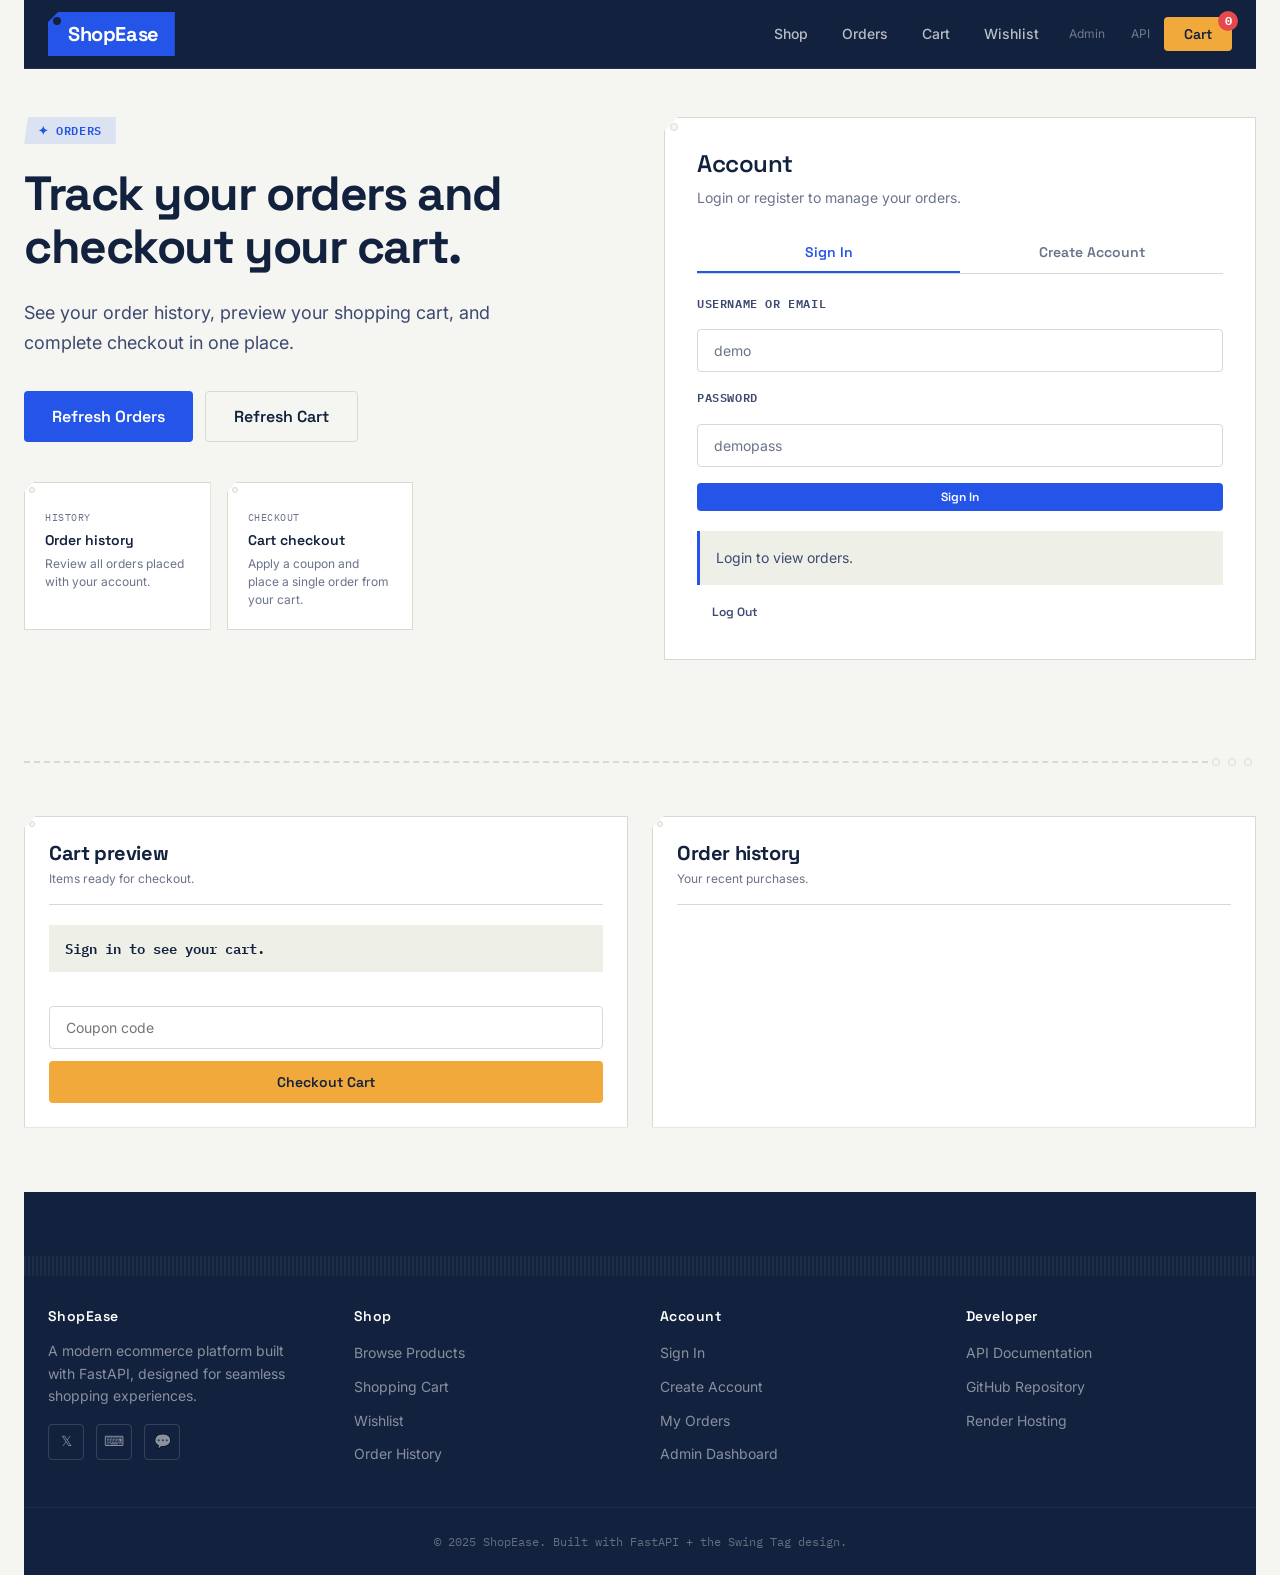
<file: static/orders.html>
<!DOCTYPE html>
<html lang="en">
<head>
  <meta charset="UTF-8" />
  <meta name="viewport" content="width=device-width, initial-scale=1.0" />
  <title>ShopEase Orders</title>
  <link rel="stylesheet" href="/static/styles.css" />
</head>
<body>
  <div class="page-shell store-shell">
    <header class="topbar no-print">
      <div class="nav-container">
        <a href="/" class="brand">ShopEase</a>
        <button id="mobile-menu-toggle" class="mobile-menu-toggle" aria-label="Toggle menu">☰</button>
        <nav class="nav-links">
          <a href="/store" class="nav-link">Shop</a>
          <a href="/orders" class="nav-link">Orders</a>
          <a href="/store#cart" class="nav-link">Cart</a>
          <a href="/store#wishlist" class="nav-link">Wishlist</a>
          <a href="/admin" class="nav-link-muted">Admin</a>
          <a href="/docs" class="nav-link-muted">API</a>
          <button id="cart-button" class="cart-btn" aria-label="Open cart">
            Cart <span id="cart-count" class="cart-badge">0</span>
          </button>
        </nav>
      </div>
    </header>

    <main class="store-main">
      <section class="store-hero">
        <div class="hero-copy">
          <span class="eyebrow">✦ Orders</span>
          <h1>Track your orders and checkout your cart.</h1>
          <p>See your order history, preview your shopping cart, and complete checkout in one place.</p>
          <div class="hero-actions">
            <button id="refresh-orders" class="btn btn-primary btn-lg">Refresh Orders</button>
            <button id="refresh-cart" class="btn btn-outline btn-lg">Refresh Cart</button>
          </div>
          <div class="hero-highlights">
            <div class="highlight-card">
              <span class="tag-label">History</span>
              <strong>Order history</strong>
              <p>Review all orders placed with your account.</p>
            </div>
            <div class="highlight-card">
              <span class="tag-label">Checkout</span>
              <strong>Cart checkout</strong>
              <p>Apply a coupon and place a single order from your cart.</p>
            </div>
          </div>
        </div>

        <aside class="auth-card">
          <div class="auth-header">
            <h2>Account</h2>
            <p>Login or register to manage your orders.</p>
          </div>
          <div class="auth-tabs">
            <button class="auth-tab active" data-tab="login">Sign In</button>
            <button class="auth-tab" data-tab="register">Create Account</button>
          </div>
          <div class="auth-forms">
            <form id="login-form" class="form-sm">
              <label>Username or email</label>
              <input id="login-username" type="text" placeholder="demo" required />
              <label>Password</label>
              <input id="login-password" type="password" placeholder="demopass" required />
              <button type="submit" class="btn btn-primary btn-sm">Sign In</button>
            </form>
            <form id="register-form" class="form-sm" style="display:none;">
              <label>Username</label>
              <input id="register-username" type="text" placeholder="newuser" required />
              <label>Email</label>
              <input id="register-email" type="email" placeholder="you@example.com" required />
              <label>Password</label>
              <input id="register-password" type="password" placeholder="••••••••" required />
              <button type="submit" class="btn btn-amber btn-sm">Create Account</button>
            </form>
          </div>
          <div id="auth-message" class="auth-message">Sign in to manage your orders.</div>
          <button id="logout-button" class="btn btn-ghost btn-sm" style="margin-top:12px;">Log Out</button>
        </aside>
      </section>

      <!-- Perforated Divider -->
      <div class="perforated-divider">
        <span class="divider-hole"></span>
        <span class="divider-hole"></span>
        <span class="divider-hole"></span>
      </div>

      <section class="mini-panels">
        <div class="panel-sm">
          <div class="panel-header">
            <div>
              <h3>Cart preview</h3>
              <p class="panel-subtitle">Items ready for checkout.</p>
            </div>
          </div>
          <div class="panel-summary" id="cart-summary">Loading cart…</div>
          <div id="cart-items" class="panel-list"></div>
          <div style="margin-top: 18px; display: grid; gap: 12px;">
            <input id="coupon-code" type="text" placeholder="Coupon code" class="input-field" />
            <button id="checkout-button" class="btn btn-amber btn-full">Checkout Cart</button>
          </div>
        </div>

        <div class="panel-sm">
          <div class="panel-header">
            <div>
              <h3>Order history</h3>
              <p class="panel-subtitle">Your recent purchases.</p>
            </div>
          </div>
          <div id="orders-list" class="panel-list"></div>
        </div>
      </section>
    </main>

    <footer class="site-footer no-print">
      <div class="footer-content">
        <div class="footer-section">
          <h3>ShopEase</h3>
          <p>A modern ecommerce platform built with FastAPI, designed for seamless shopping experiences.</p>
          <div class="social-links">
            <a href="#" class="social-link" aria-label="Twitter">𝕏</a>
            <a href="#" class="social-link" aria-label="GitHub">⌨</a>
            <a href="#" class="social-link" aria-label="Discord">💬</a>
          </div>
        </div>
        <div class="footer-section">
          <h3>Shop</h3>
          <ul>
            <li><a href="/store">Browse Products</a></li>
            <li><a href="/store#cart">Shopping Cart</a></li>
            <li><a href="/store#wishlist">Wishlist</a></li>
            <li><a href="/orders">Order History</a></li>
          </ul>
        </div>
        <div class="footer-section">
          <h3>Account</h3>
          <ul>
            <li><a href="#" onclick="openAuthModal('login'); return false;">Sign In</a></li>
            <li><a href="#" onclick="openAuthModal('register'); return false;">Create Account</a></li>
            <li><a href="/orders">My Orders</a></li>
            <li><a href="/admin">Admin Dashboard</a></li>
          </ul>
        </div>
        <div class="footer-section">
          <h3>Developer</h3>
          <ul>
            <li><a href="/docs">API Documentation</a></li>
            <li><a href="https://github.com" target="_blank">GitHub Repository</a></li>
            <li><a href="https://render.com" target="_blank">Render Hosting</a></li>
          </ul>
        </div>
      </div>
      <div class="footer-bottom">
        <p>&copy; 2025 ShopEase. Built with FastAPI + the Swing Tag design.</p>
      </div>
    </footer>
  </div>

  <script src="/static/shared.js"></script>
  <script>
    const loginForm = document.getElementById('login-form');
    const registerForm = document.getElementById('register-form');
    const logoutButton = document.getElementById('logout-button');
    const authMessage = document.getElementById('auth-message');
    const cartSummary = document.getElementById('cart-summary');
    const cartItems = document.getElementById('cart-items');
    const ordersList = document.getElementById('orders-list');
    const couponInput = document.getElementById('coupon-code');
    const checkoutButton = document.getElementById('checkout-button');
    const refreshCartButton = document.getElementById('refresh-cart');
    const refreshOrdersButton = document.getElementById('refresh-orders');

    async function renderCart() {
      if (!state.token) {
        authMessage.textContent = 'Login to view your cart.';
        cartItems.innerHTML = '';
        cartSummary.textContent = 'Sign in to see your cart.';
        return;
      }
      try {
        const items = await apiFetch('/cart/');
        if (!items.length) {
          cartSummary.textContent = 'Your cart is empty.';
          cartItems.innerHTML = '';
          cartItems.appendChild(createPanelItem('No cart items', 'Add products from the store first.'));
          return;
        }
        const total = items.reduce((sum, item) => sum + (item.price || 0) * item.quantity, 0);
        cartSummary.textContent = `${items.length} item(s) · $${total.toFixed(2)}`;
        cartItems.innerHTML = '';
        items.forEach(item => {
          cartItems.appendChild(createPanelItem(item.product_name, `Qty ${item.quantity} · $${item.price.toFixed(2)}`));
        });
      } catch (error) {
        cartSummary.textContent = error.detail || 'Unable to load cart.';
      }
    }

    async function renderOrders() {
      if (!state.token) {
        authMessage.textContent = 'Login to view orders.';
        ordersList.innerHTML = '';
        return;
      }
      try {
        const orders = await apiFetch('/orders/history');
        ordersList.innerHTML = '';
        if (!orders.length) {
          ordersList.appendChild(createPanelItem('No orders yet', 'Place an order from your cart to get started.'));
          return;
        }
        orders.forEach(order => {
          const itemsList = order.items && order.items.length
            ? order.items.map(i => `${i.product_name} (x${i.quantity})`).join(', ')
            : 'No items';
          const card = document.createElement('div');
          card.className = 'panel-card';
          card.innerHTML = `
            <div>
              <strong>Order #${order.id} <span class="status-badge status-${order.status}">${order.status}</span></strong>
              <span>${itemsList} • $${order.total_price.toFixed(2)}</span>
            </div>
            <div style="display:flex;gap:8px;flex-shrink:0;">
              <button class="btn btn-sm btn-outline view-order-shipments" data-order-id="${order.id}">Track</button>
            </div>
          `;
          ordersList.appendChild(card);
        });
      } catch (error) {
        ordersList.innerHTML = '';
        ordersList.appendChild(createPanelItem('Unable to load orders', error.detail || 'Try again later.'));
      }
    }

    // Auth tab switching
    function initAuthTabs() {
      const container = document.querySelector('.auth-card');
      if (!container) return;
      const tabs = container.querySelectorAll('.auth-tab');
      tabs.forEach(tab => {
        tab.addEventListener('click', () => {
          tabs.forEach(t => t.classList.remove('active'));
          tab.classList.add('active');
          const target = tab.dataset.tab;
          const loginF = container.querySelector('#login-form');
          const registerF = container.querySelector('#register-form');
          if (loginF) loginF.style.display = target === 'login' ? 'flex' : 'none';
          if (registerF) registerF.style.display = target === 'register' ? 'flex' : 'none';
        });
      });
    }

    loginForm.addEventListener('submit', async event => {
      event.preventDefault();
      const username = document.getElementById('login-username').value.trim();
      const password = document.getElementById('login-password').value;
      try {
        const result = await loginUser(username, password);
        authMessage.textContent = `Signed in as ${result.user.username}`;
        renderCart();
        renderOrders();
        showToast('Signed in successfully', 'success');
      } catch (error) {
        authMessage.textContent = error.detail || 'Login failed';
        showToast('Login failed', 'error');
      }
    });

    registerForm.addEventListener('submit', async event => {
      event.preventDefault();
      const username = document.getElementById('register-username').value.trim();
      const email = document.getElementById('register-email').value.trim();
      const password = document.getElementById('register-password').value;
      try {
        const result = await registerUser(username, email, password);
        authMessage.textContent = result.message || 'Account created successfully.';
        showToast('Registration successful!', 'success');
      } catch (error) {
        authMessage.textContent = error.detail || 'Registration failed';
        showToast('Registration failed', 'error');
      }
    });

    logoutButton.addEventListener('click', () => {
      logoutUser();
      renderCart();
      renderOrders();
    });

    refreshCartButton.addEventListener('click', renderCart);
    refreshOrdersButton.addEventListener('click', renderOrders);

    checkoutButton.addEventListener('click', async () => {
      if (!state.token) {
        authMessage.textContent = 'Login before checking out.';
        return;
      }
      try {
        const result = await apiFetch('/cart/checkout', {
          method: 'POST',
          body: { coupon_code: couponInput.value.trim() || null }
        });
        authMessage.textContent = result.message || 'Order completed.';
        renderCart();
        renderOrders();
        showToast('Order placed successfully!', 'success');
      } catch (error) {
        authMessage.textContent = error.detail || 'Unable to complete checkout.';
        showToast('Checkout failed', 'error');
      }
    });

    ordersList.addEventListener('click', event => {
      if (event.target.matches('.view-order-shipments')) {
        openShipmentModal(Number(event.target.dataset.orderId));
      }
    });

    window.addEventListener('DOMContentLoaded', () => {
      ensureAuthMessage();
      initAuthTabs();
      renderCart();
      renderOrders();
    });
  </script>
</body>
</html>
</file>
<file: static/styles.css>
/* ================================================================
   ShopEase — "The Swing Tag" Design System
   ================================================================ */

/* ----- Google Fonts ----- */
@import url('https://fonts.googleapis.com/css2?family=Space+Grotesk:wght@400;500;600;700&family=Inter:wght@400;500;600;700&family=IBM+Plex+Mono:wght@400;500;600&display=swap');

/* ----- Custom Properties ----- */
:root {
  /* Brand Colors */
  --ink-navy: #12213D;
  --ink-navy-light: #1e3360;
  --paper: #F5F6F1;
  --paper-dark: #e8e9e3;
  --signal-blue: #2554E8;
  --signal-blue-hover: #1a43c4;
  --signal-blue-subtle: rgba(37, 84, 232, 0.12);
  --tag-amber: #F2A93B;
  --tag-amber-hover: #e0992a;
  --tag-amber-subtle: rgba(242, 169, 59, 0.15);
  --receipt-green: #1E8A5C;
  --receipt-green-hover: #166f4a;
  --receipt-green-subtle: rgba(30, 138, 92, 0.12);
  --sale-red: #E5484D;
  --sale-red-hover: #cc3a3f;
  --sale-red-subtle: rgba(229, 72, 77, 0.12);

  /* Functional Colors */
  --bg: var(--paper);
  --bg-secondary: #eef0e8;
  --surface: #ffffff;
  --surface-elevated: #ffffff;
  --border: #d8dad0;
  --border-light: #e4e5dd;
  --text: var(--ink-navy);
  --text-secondary: #3d4970;
  --text-muted: #6b738b;
  --text-inverse: #ffffff;

  /* Typography */
  --font-display: 'Space Grotesk', sans-serif;
  --font-body: 'Inter', -apple-system, BlinkMacSystemFont, 'Segoe UI', Roboto, sans-serif;
  --font-mono: 'IBM Plex Mono', 'SF Mono', 'Monaco', monospace;

  --text-xs: 0.75rem;
  --text-sm: 0.875rem;
  --text-base: 1rem;
  --text-lg: 1.125rem;
  --text-xl: 1.25rem;
  --text-2xl: 1.5rem;
  --text-3xl: 1.875rem;
  --text-4xl: 2.25rem;
  --text-5xl: 3rem;

  /* Spacing */
  --space-0: 0;
  --space-1: 0.25rem;
  --space-2: 0.5rem;
  --space-3: 0.75rem;
  --space-4: 1rem;
  --space-5: 1.25rem;
  --space-6: 1.5rem;
  --space-8: 2rem;
  --space-10: 2.5rem;
  --space-12: 3rem;
  --space-16: 4rem;
  --space-20: 5rem;
  --space-24: 6rem;

  /* Radius */
  --radius-sm: 4px;
  --radius-md: 8px;
  --radius-lg: 12px;
  --radius-xl: 16px;
  --radius-full: 9999px;

  /* Shadows */
  --shadow-sm: 0 1px 2px rgba(18, 33, 61, 0.06);
  --shadow-md: 0 4px 12px rgba(18, 33, 61, 0.08);
  --shadow-lg: 0 8px 24px rgba(18, 33, 61, 0.12);
  --shadow-xl: 0 16px 40px rgba(18, 33, 61, 0.16);

  /* Transitions */
  --transition-fast: 150ms cubic-bezier(0.4, 0, 0.2, 1);
  --transition-base: 200ms cubic-bezier(0.4, 0, 0.2, 1);
  --transition-slow: 300ms cubic-bezier(0.4, 0, 0.2, 1);
}

/* ================================================================
   Base Reset
   ================================================================ */
*, *::before, *::after {
  box-sizing: border-box;
  margin: 0;
  padding: 0;
}

html {
  scroll-behavior: smooth;
  -webkit-font-smoothing: antialiased;
  -moz-osx-font-smoothing: grayscale;
}

body {
  font-family: var(--font-body);
  font-size: var(--text-base);
  line-height: 1.6;
  color: var(--text);
  background: var(--bg);
  min-height: 100vh;
}

a {
  color: var(--signal-blue);
  text-decoration: none;
  transition: color var(--transition-fast);
}
a:hover { color: var(--signal-blue-hover); }

h1, h2, h3, h4, h5, h6 {
  font-family: var(--font-display);
  font-weight: 600;
  line-height: 1.2;
  letter-spacing: -0.02em;
  color: var(--text);
}
h1 { font-size: var(--text-5xl); }
h2 { font-size: var(--text-4xl); }
h3 { font-size: var(--text-3xl); }
h4 { font-size: var(--text-2xl); }
h5 { font-size: var(--text-xl); }

img { max-width: 100%; display: block; }

/* ================================================================
   Utility Classes
   ================================================================ */
.text-mono { font-family: var(--font-mono); }
.text-xs { font-size: var(--text-xs); }
.text-sm { font-size: var(--text-sm); }
.text-lg { font-size: var(--text-lg); }
.font-medium { font-weight: 500; }
.font-semibold { font-weight: 600; }
.font-bold { font-weight: 700; }

/* ================================================================
   Layout Shell
   ================================================================ */
.page-shell {
  max-width: 1280px;
  margin: 0 auto;
  padding: 0 var(--space-6);
}

/* ================================================================
   Swing-Tag Silhouette (Reusable)
   ================================================================ */
.swing-tag {
  position: relative;
  border-radius: var(--radius-md);
  background: var(--surface);
  border: 1px solid var(--border);
  overflow: hidden;
  clip-path: polygon(
    16px 0%,           /* top-left flat start */
    0% 16px,           /* clipped corner */
    0% 100%,           /* bottom-left */
    100% 100%,         /* bottom-right */
    100% 0%            /* top-right */
  );
}

.swing-tag::before {
  content: '';
  position: absolute;
  top: 6px;
  left: 6px;
  width: 10px;
  height: 10px;
  border-radius: 50%;
  background: var(--bg);
  border: 1px solid var(--border);
  z-index: 2;
  pointer-events: none;
}

.swing-tag-badge {
  display: inline-flex;
  align-items: center;
  gap: 4px;
  padding: 2px 10px 2px 14px;
  font-family: var(--font-mono);
  font-size: var(--text-xs);
  font-weight: 600;
  background: var(--signal-blue);
  color: white;
  border-radius: 0;
  clip-path: polygon(6px 0%, 100% 0%, 100% 100%, 0% 100%);
}
.swing-tag-badge.sale { background: var(--sale-red); }
.swing-tag-badge.amber { background: var(--tag-amber); color: var(--ink-navy); }
.swing-tag-badge.green { background: var(--receipt-green); }

/* ================================================================
   Toast Notifications
   ================================================================ */
.toast-container {
  position: fixed;
  top: var(--space-6);
  right: var(--space-6);
  z-index: 10000;
  display: flex;
  flex-direction: column;
  gap: var(--space-3);
  max-width: 400px;
  pointer-events: none;
}

.toast {
  padding: var(--space-4) var(--space-5);
  border-radius: var(--radius-md);
  background: var(--ink-navy);
  color: white;
  font-family: var(--font-body);
  font-weight: 500;
  font-size: var(--text-sm);
  box-shadow: var(--shadow-lg);
  animation: toastSlideIn 200ms ease-out;
  display: flex;
  align-items: center;
  gap: var(--space-3);
  pointer-events: auto;
  transition: all var(--transition-base);
}
.toast:hover { transform: translateX(-4px); box-shadow: var(--shadow-xl); }

.toast-success { border-left: 4px solid var(--receipt-green); }
.toast-error { border-left: 4px solid var(--sale-red); }
.toast-info { border-left: 4px solid var(--signal-blue); }
.toast-warning { border-left: 4px solid var(--tag-amber); }

.toast-removing { opacity: 0; transform: translateX(100%); transition: all 200ms ease-in; }

@keyframes toastSlideIn {
  from { transform: translateX(100%); opacity: 0; }
  to { transform: translateX(0); opacity: 1; }
}

/* ================================================================
   Loading Spinner
   ================================================================ */
.spinner {
  width: 20px;
  height: 20px;
  border: 2px solid var(--border);
  border-top-color: var(--signal-blue);
  border-radius: 50%;
  animation: spin 600ms linear infinite;
}
.spinner-lg { width: 32px; height: 32px; border-width: 3px; }

.loading-overlay {
  display: flex;
  flex-direction: column;
  align-items: center;
  justify-content: center;
  gap: var(--space-4);
  padding: var(--space-16);
  color: var(--text-muted);
}

@keyframes spin { to { transform: rotate(360deg); } }

/* ================================================================
   Skeleton Loading
   ================================================================ */
.skeleton {
  background: linear-gradient(90deg, var(--bg-secondary) 25%, var(--paper-dark) 50%, var(--bg-secondary) 75%);
  background-size: 200% 100%;
  animation: shimmer 1.5s infinite;
  border-radius: var(--radius-md);
}
@keyframes shimmer { 0% { background-position: 200% 0; } 100% { background-position: -200% 0; } }
.skeleton-text { height: 1em; margin-bottom: var(--space-2); }
.skeleton-text-sm { width: 60%; }
.skeleton-image { width: 100%; height: 200px; border-radius: var(--radius-md); }

/* ================================================================
   Navigation
   ================================================================ */
.topbar {
  position: sticky;
  top: 0;
  z-index: 100;
  background: var(--ink-navy);
  border-bottom: 1px solid rgba(255,255,255,0.08);
  transition: box-shadow var(--transition-fast);
}
.topbar.scrolled { box-shadow: var(--shadow-md); }

.nav-container {
  display: flex;
  align-items: center;
  justify-content: space-between;
  max-width: 1280px;
  margin: 0 auto;
  padding: 12px var(--space-6);
  gap: var(--space-6);
}

/* Brand wordmark as swing-tag shape */
.brand {
  display: inline-flex;
  align-items: center;
  gap: 10px;
  font-family: var(--font-display);
  font-size: var(--text-xl);
  font-weight: 700;
  color: white;
  letter-spacing: -0.02em;
  text-decoration: none;
  padding: 6px 16px 6px 20px;
  background: var(--signal-blue);
  clip-path: polygon(10px 0%, 100% 0%, 100% 100%, 0% 100%, 0% 10px);
  position: relative;
  transition: opacity var(--transition-fast);
}
.brand:hover { opacity: 0.9; }
.brand::before {
  content: '';
  position: absolute;
  top: 5px;
  left: 5px;
  width: 8px;
  height: 8px;
  border-radius: 50%;
  background: var(--ink-navy);
  pointer-events: none;
}

.nav-links {
  display: flex;
  align-items: center;
  gap: 2px;
}

.nav-link {
  padding: var(--space-2) var(--space-4);
  border-radius: var(--radius-sm);
  font-family: var(--font-body);
  font-size: var(--text-sm);
  font-weight: 500;
  color: rgba(255,255,255,0.7);
  transition: all var(--transition-fast);
  position: relative;
}
.nav-link:hover { background: rgba(255,255,255,0.1); color: white; }
.nav-link.active { color: white; }

.nav-link-muted {
  font-size: var(--text-xs);
  color: rgba(255,255,255,0.4);
  padding: var(--space-2) var(--space-3);
}
.nav-link-muted:hover { color: rgba(255,255,255,0.7); background: none; }

/* Cart button in nav */
.cart-btn {
  position: relative;
  background: var(--tag-amber);
  color: var(--ink-navy);
  padding: var(--space-2) var(--space-5);
  border-radius: var(--radius-sm);
  font-family: var(--font-display);
  font-weight: 600;
  font-size: var(--text-sm);
  transition: all var(--transition-fast);
  border: none;
  cursor: pointer;
}
.cart-btn:hover { background: var(--tag-amber-hover); }

.cart-badge {
  position: absolute;
  top: -6px;
  right: -6px;
  min-width: 20px;
  height: 20px;
  padding: 0 5px;
  background: var(--sale-red);
  color: white;
  border-radius: 50%;
  font-family: var(--font-mono);
  font-size: var(--text-xs);
  font-weight: 700;
  display: flex;
  align-items: center;
  justify-content: center;
}

/* Mobile menu */
.mobile-menu-toggle {
  display: none;
  background: none;
  border: none;
  padding: var(--space-2);
  cursor: pointer;
  color: white;
  font-size: 1.4rem;
  transition: transform var(--transition-fast);
}
.mobile-menu-toggle:hover { transform: rotate(90deg); }

@media (max-width: 768px) {
  .mobile-menu-toggle { display: block; }
  .nav-links {
    display: none;
    position: absolute;
    top: 100%;
    left: 0;
    right: 0;
    flex-direction: column;
    background: var(--ink-navy);
    border-bottom: 1px solid rgba(255,255,255,0.1);
    padding: var(--space-4);
    gap: var(--space-2);
  }
  .nav-links.open { display: flex; animation: slideDown 200ms ease-out; }
  @keyframes slideDown { from { opacity: 0; transform: translateY(-10px); } to { opacity: 1; transform: translateY(0); } }
}

/* ================================================================
   Buttons
   ================================================================ */
.btn {
  display: inline-flex;
  align-items: center;
  justify-content: center;
  gap: var(--space-2);
  padding: var(--space-3) var(--space-6);
  border: none;
  border-radius: var(--radius-sm);
  font-family: var(--font-display);
  font-size: var(--text-sm);
  font-weight: 600;
  cursor: pointer;
  transition: all var(--transition-fast);
  text-decoration: none;
  white-space: nowrap;
  position: relative;
}
.btn-sm { padding: 6px 14px; font-size: var(--text-xs); }
.btn-lg { padding: 14px 28px; font-size: var(--text-base); }
.btn-full { width: 100%; }

.btn-primary {
  background: var(--signal-blue);
  color: white;
}
.btn-primary:hover {
  background: var(--signal-blue-hover);
  box-shadow: var(--shadow-md);
}

.btn-secondary {
  background: var(--ink-navy);
  color: white;
}
.btn-secondary:hover {
  background: var(--ink-navy-light);
  box-shadow: var(--shadow-md);
}

.btn-amber {
  background: var(--tag-amber);
  color: var(--ink-navy);
}
.btn-amber:hover {
  background: var(--tag-amber-hover);
  box-shadow: var(--shadow-md);
}

.btn-outline {
  background: transparent;
  border: 1px solid var(--border);
  color: var(--text);
}
.btn-outline:hover {
  background: var(--signal-blue-subtle);
  border-color: var(--signal-blue);
  color: var(--signal-blue);
}

.btn-ghost {
  background: transparent;
  color: var(--text-secondary);
  border: 1px solid transparent;
}
.btn-ghost:hover {
  background: var(--signal-blue-subtle);
  color: var(--signal-blue);
}

.btn-danger {
  background: var(--sale-red);
  color: white;
}
.btn-danger:hover {
  background: var(--sale-red-hover);
}

.btn:disabled { opacity: 0.4; cursor: not-allowed; transform: none !important; }

/* Heart icon button for wishlist */
.btn-heart {
  width: 36px;
  height: 36px;
  display: inline-flex;
  align-items: center;
  justify-content: center;
  background: transparent;
  border: 1px solid var(--border);
  border-radius: var(--radius-sm);
  font-size: 1.1rem;
  cursor: pointer;
  transition: all var(--transition-fast);
  color: var(--text-muted);
}
.btn-heart:hover { background: var(--sale-red-subtle); border-color: var(--sale-red); color: var(--sale-red); }
.btn-heart.active { background: var(--sale-red); color: white; border-color: var(--sale-red); }

/* ================================================================
   Hero Section
   ================================================================ */
.landing-hero, .store-hero {
  display: grid;
  grid-template-columns: 1fr 1fr;
  gap: var(--space-12);
  padding: var(--space-12) 0;
  align-items: start;
}

@media (max-width: 900px) {
  .landing-hero, .store-hero { grid-template-columns: 1fr; gap: var(--space-8); }
}

.eyebrow {
  display: inline-flex;
  align-items: center;
  gap: var(--space-2);
  padding: 4px 14px;
  background: var(--signal-blue-subtle);
  color: var(--signal-blue);
  border-radius: 0;
  font-family: var(--font-mono);
  font-size: var(--text-xs);
  font-weight: 600;
  text-transform: uppercase;
  letter-spacing: 0.05em;
  margin-bottom: var(--space-6);
  clip-path: polygon(4px 0%, 100% 0%, 100% 100%, 0% 100%);
}

.hero-copy h1 {
  font-size: var(--text-5xl);
  font-weight: 700;
  line-height: 1.1;
  margin-bottom: var(--space-6);
  letter-spacing: -0.03em;
}
.hero-copy p {
  font-family: var(--font-body);
  font-size: var(--text-lg);
  color: var(--text-secondary);
  margin-bottom: var(--space-8);
  line-height: 1.7;
  max-width: 540px;
}

.hero-actions {
  display: flex;
  gap: var(--space-3);
  margin-bottom: var(--space-10);
  flex-wrap: wrap;
}

/* Feature highlight mini-cards (tag-shaped) */
.hero-highlights {
  display: grid;
  grid-template-columns: repeat(3, 1fr);
  gap: var(--space-4);
}
@media (max-width: 700px) {
  .hero-highlights { grid-template-columns: 1fr; }
}

.highlight-card {
  position: relative;
  padding: var(--space-5);
  background: var(--surface);
  border: 1px solid var(--border);
  overflow: hidden;
  clip-path: polygon(10px 0%, 0% 10px, 0% 100%, 100% 100%, 100% 0%);
  transition: all var(--transition-base);
}
.highlight-card::before {
  content: '';
  position: absolute;
  top: 4px;
  left: 4px;
  width: 6px;
  height: 6px;
  border-radius: 50%;
  background: var(--bg);
  border: 1px solid var(--border);
  pointer-events: none;
}
.highlight-card:hover {
  border-color: var(--signal-blue);
  transform: translateY(-2px);
  box-shadow: var(--shadow-md);
}

.highlight-card .highlight-icon {
  font-size: 1.25rem;
  margin-bottom: var(--space-2);
}
.highlight-card strong {
  display: block;
  font-family: var(--font-display);
  font-size: var(--text-sm);
  font-weight: 600;
  margin-bottom: var(--space-1);
  color: var(--ink-navy);
}
.highlight-card .tag-label {
  font-family: var(--font-mono);
  font-size: 0.65rem;
  color: var(--text-muted);
  text-transform: uppercase;
  letter-spacing: 0.05em;
  margin-bottom: var(--space-2);
}
.highlight-card p {
  font-size: var(--text-xs);
  color: var(--text-muted);
  margin: 0;
  line-height: 1.5;
}

/* ================================================================
   Auth / Member Access Card
   ================================================================ */
.auth-card {
  background: var(--surface);
  border: 1px solid var(--border);
  padding: var(--space-8);
  box-shadow: var(--shadow-sm);
  position: relative;
  clip-path: polygon(14px 0%, 0% 14px, 0% 100%, 100% 100%, 100% 0%);
}
.auth-card::before {
  content: '';
  position: absolute;
  top: 5px;
  left: 5px;
  width: 8px;
  height: 8px;
  border-radius: 50%;
  background: var(--bg);
  border: 1px solid var(--border);
  pointer-events: none;
}

.auth-header { margin-bottom: var(--space-6); }
.auth-header h2 {
  font-family: var(--font-display);
  font-size: var(--text-2xl);
  margin-bottom: var(--space-2);
  color: var(--ink-navy);
}
.auth-header p {
  color: var(--text-muted);
  font-size: var(--text-sm);
}

/* Tab toggle for Sign In / Create Account */
.auth-tabs {
  display: flex;
  margin-bottom: var(--space-5);
  border-bottom: 1px solid var(--border);
  gap: 0;
}
.auth-tab {
  flex: 1;
  padding: 10px 16px;
  font-family: var(--font-display);
  font-size: var(--text-sm);
  font-weight: 600;
  background: none;
  border: none;
  border-bottom: 2px solid transparent;
  cursor: pointer;
  transition: all var(--transition-fast);
  color: var(--text-muted);
  text-align: center;
}
.auth-tab:hover { color: var(--text); }
.auth-tab.active { color: var(--signal-blue); border-bottom-color: var(--signal-blue); }

.auth-forms { display: flex; flex-direction: column; gap: var(--space-5); }

.auth-message {
  font-family: var(--font-body);
  font-size: var(--text-sm);
  color: var(--text-secondary);
  padding: var(--space-4);
  background: var(--bg-secondary);
  border-left: 3px solid var(--signal-blue);
  margin-top: var(--space-5);
}

.form-sm {
  display: flex;
  flex-direction: column;
  gap: var(--space-4);
}

.form-sm label {
  font-family: var(--font-mono);
  font-size: var(--text-xs);
  font-weight: 600;
  color: var(--text-secondary);
  text-transform: uppercase;
  letter-spacing: 0.05em;
}

.form-sm input, .input-field {
  padding: var(--space-3) var(--space-4);
  border: 1px solid var(--border);
  border-radius: var(--radius-sm);
  font-family: var(--font-body);
  font-size: var(--text-sm);
  width: 100%;
  background: var(--surface);
  transition: all var(--transition-fast);
  color: var(--text);
}
.form-sm input:focus, .input-field:focus {
  outline: none;
  border-color: var(--signal-blue);
  box-shadow: 0 0 0 3px var(--signal-blue-subtle);
}
.form-sm input::placeholder { color: var(--text-muted); }

/* ================================================================
   Perforated Divider
   ================================================================ */
.perforated-divider {
  display: flex;
  align-items: center;
  gap: 0;
  margin: var(--space-12) 0;
  height: 12px;
  overflow: hidden;
  position: relative;
}
.perforated-divider::before {
  content: '';
  flex: 1;
  height: 0;
  border-top: 2px dashed var(--border);
}
.perforated-divider .divider-hole {
  width: 8px;
  height: 8px;
  border-radius: 50%;
  background: var(--bg);
  border: 1px solid var(--border);
  flex-shrink: 0;
  margin: 0 4px;
}

/* ================================================================
   Barcode Strip (used sparingly)
   ================================================================ */
.barcode-strip {
  display: flex;
  height: 20px;
  gap: 1px;
  overflow: hidden;
  opacity: 0.08;
  width: 100%;
}
.barcode-strip .bar {
  width: 2px;
  background: var(--ink-navy);
  flex-shrink: 0;
}
.barcode-strip .bar:nth-child(odd) { width: 3px; }
.barcode-strip .bar:nth-child(3n) { width: 1px; }

/* ================================================================
   Search
   ================================================================ */
.search-wrap input {
  padding: var(--space-3) var(--space-5);
  border: 1px solid rgba(255,255,255,0.15);
  border-radius: var(--radius-sm);
  font-family: var(--font-body);
  font-size: var(--text-sm);
  width: 320px;
  max-width: 100%;
  background: rgba(255,255,255,0.08);
  color: white;
  transition: all var(--transition-fast);
}
.search-wrap input::placeholder { color: rgba(255,255,255,0.4); }
.search-wrap input:focus { outline: none; border-color: var(--tag-amber); background: rgba(255,255,255,0.12); width: 400px; }

@media (max-width: 768px) {
  .search-wrap input { width: 100%; }
  .search-wrap input:focus { width: 100%; }
}

/* ================================================================
   Section Headings
   ================================================================ */
.section-heading {
  display: flex;
  justify-content: space-between;
  align-items: center;
  margin-bottom: var(--space-8);
  flex-wrap: wrap;
  gap: var(--space-4);
}

.section-heading h2 {
  font-family: var(--font-display);
  font-size: var(--text-3xl);
  font-weight: 700;
  color: var(--ink-navy);
}
.section-heading p {
  color: var(--text-muted);
  font-family: var(--font-body);
  font-size: var(--text-sm);
  margin-top: var(--space-2);
}

/* ================================================================
   Product Grid
   ================================================================ */
.product-grid {
  display: grid;
  grid-template-columns: repeat(auto-fill, minmax(270px, 1fr));
  gap: var(--space-6);
  margin-bottom: var(--space-12);
}

/* ================================================================
   Swing-Tag Product Card
   ================================================================ */
.product-card {
  background: var(--surface);
  border: 1px solid var(--border);
  overflow: hidden;
  transition: all var(--transition-base);
  box-shadow: var(--shadow-sm);
  display: flex;
  flex-direction: column;
  position: relative;
  clip-path: polygon(14px 0%, 0% 14px, 0% 100%, 100% 100%, 100% 0%);
}
.product-card::before {
  content: '';
  position: absolute;
  top: 5px;
  left: 5px;
  width: 8px;
  height: 8px;
  border-radius: 50%;
  background: var(--bg);
  border: 1px solid var(--border);
  z-index: 2;
  pointer-events: none;
}

/* Hover rotation — subtle, like a tag caught in a breeze */
@media (hover: hover) {
  .product-card:hover {
    box-shadow: var(--shadow-lg);
    transform: rotate(-1.5deg);
    border-color: var(--signal-blue);
  }
}
@media (prefers-reduced-motion: reduce) {
  .product-card:hover { transform: none; }
}

.card-media {
  position: relative;
  width: 100%;
  height: 220px;
  overflow: hidden;
  background: var(--bg-secondary);
}
.card-media img {
  width: 100%;
  height: 100%;
  object-fit: cover;
  transition: transform var(--transition-slow);
}
.product-card:hover .card-media img { transform: scale(1.06); }

.card-body {
  padding: var(--space-5);
  display: flex;
  flex-direction: column;
  gap: var(--space-2);
  flex: 1;
}

.card-body h3 {
  font-family: var(--font-display);
  font-size: var(--text-lg);
  font-weight: 600;
  line-height: 1.3;
  color: var(--ink-navy);
}

.card-body .product-desc {
  font-family: var(--font-body);
  font-size: var(--text-xs);
  color: var(--text-muted);
  line-height: 1.5;
  display: -webkit-box;
  -webkit-line-clamp: 1;
  -webkit-box-orient: vertical;
  overflow: hidden;
}

.card-meta {
  display: flex;
  justify-content: space-between;
  align-items: center;
  padding-top: var(--space-2);
}

.card-meta .price {
  font-family: var(--font-mono);
  font-size: var(--text-lg);
  font-weight: 600;
  color: var(--ink-navy);
}
.card-meta .original-price {
  font-family: var(--font-mono);
  font-size: var(--text-xs);
  color: var(--text-muted);
  text-decoration: line-through;
}
.card-meta .stock-info {
  font-family: var(--font-mono);
  font-size: var(--text-xs);
  color: var(--text-muted);
}

.card-actions {
  display: flex;
  gap: var(--space-2);
  margin-top: var(--space-3);
}

/* ================================================================
   Tag category pill
   ================================================================ */
.tag {
  display: inline-flex;
  align-self: flex-start;
  padding: 2px 10px;
  background: var(--signal-blue-subtle);
  color: var(--signal-blue);
  font-family: var(--font-mono);
  font-size: 0.65rem;
  font-weight: 600;
  text-transform: uppercase;
  letter-spacing: 0.03em;
}

/* ================================================================
   Filter Panel
   ================================================================ */
.filter-panel {
  display: flex;
  flex-wrap: wrap;
  gap: var(--space-4);
  align-items: flex-end;
  padding: var(--space-5);
  background: var(--surface);
  border: 1px solid var(--border);
  margin-bottom: var(--space-8);
  position: relative;
  clip-path: polygon(10px 0%, 0% 10px, 0% 100%, 100% 100%, 100% 0%);
}
.filter-panel::before {
  content: '';
  position: absolute;
  top: 4px;
  left: 4px;
  width: 6px;
  height: 6px;
  border-radius: 50%;
  background: var(--bg);
  border: 1px solid var(--border);
  pointer-events: none;
}

.filter-group {
  display: flex;
  flex-direction: column;
  gap: var(--space-1);
}
.filter-group label {
  font-family: var(--font-mono);
  font-size: 0.65rem;
  font-weight: 600;
  color: var(--text-muted);
  text-transform: uppercase;
  letter-spacing: 0.05em;
}

.filter-group input, .filter-group select {
  padding: 8px 12px;
  border: 1px solid var(--border);
  border-radius: var(--radius-sm);
  font-family: var(--font-body);
  font-size: var(--text-sm);
  background: var(--bg);
  transition: all var(--transition-fast);
  color: var(--text);
}
.filter-group input:focus, .filter-group select:focus {
  outline: none;
  border-color: var(--signal-blue);
  box-shadow: 0 0 0 3px var(--signal-blue-subtle);
}

.inline-group { flex-direction: row; gap: var(--space-3); }

.pill-group {
  display: flex;
  flex-wrap: wrap;
  gap: 4px;
}

.pill {
  padding: 4px 12px;
  border: 1px solid var(--border);
  background: var(--surface);
  font-family: var(--font-mono);
  font-size: var(--text-xs);
  font-weight: 500;
  cursor: pointer;
  transition: all var(--transition-fast);
  color: var(--text-secondary);
}
.pill:hover {
  background: var(--signal-blue-subtle);
  border-color: var(--signal-blue);
  color: var(--signal-blue);
}
.pill.active {
  background: var(--ink-navy);
  color: white;
  border-color: var(--ink-navy);
}

/* ================================================================
   Panels (Cart, Wishlist, etc.)
   ================================================================ */
.mini-panels {
  display: grid;
  grid-template-columns: 1fr 1fr;
  gap: var(--space-6);
  margin-bottom: var(--space-12);
}
@media (max-width: 900px) { .mini-panels { grid-template-columns: 1fr; } }

.panel-sm {
  background: var(--surface);
  border: 1px solid var(--border);
  padding: var(--space-6);
  box-shadow: var(--shadow-sm);
  position: relative;
  clip-path: polygon(12px 0%, 0% 12px, 0% 100%, 100% 100%, 100% 0%);
}
.panel-sm::before {
  content: '';
  position: absolute;
  top: 4px;
  left: 4px;
  width: 6px;
  height: 6px;
  border-radius: 50%;
  background: var(--bg);
  border: 1px solid var(--border);
  pointer-events: none;
}

.panel-header {
  display: flex;
  justify-content: space-between;
  align-items: center;
  margin-bottom: var(--space-5);
  padding-bottom: var(--space-4);
  border-bottom: 1px solid var(--border);
}
.panel-header h3 {
  font-family: var(--font-display);
  font-size: var(--text-xl);
  font-weight: 700;
  color: var(--ink-navy);
}
.panel-subtitle {
  font-family: var(--font-body);
  font-size: var(--text-xs);
  color: var(--text-muted);
  margin-top: var(--space-1);
}

.panel-summary {
  font-family: var(--font-mono);
  font-size: var(--text-sm);
  font-weight: 600;
  color: var(--ink-navy);
  padding: var(--space-3) var(--space-4);
  background: var(--bg-secondary);
  margin-bottom: var(--space-4);
}

.panel-list {
  display: flex;
  flex-direction: column;
  gap: var(--space-3);
}

/* Panel card items (cart lines, wishlist items) */
.panel-card {
  display: flex;
  justify-content: space-between;
  align-items: center;
  padding: var(--space-4);
  background: var(--bg-secondary);
  border: 1px solid var(--border-light);
  gap: var(--space-4);
  transition: all var(--transition-fast);
  position: relative;
  clip-path: polygon(8px 0%, 0% 8px, 0% 100%, 100% 100%, 100% 0%);
}
.panel-card::before {
  content: '';
  position: absolute;
  top: 3px;
  left: 3px;
  width: 5px;
  height: 5px;
  border-radius: 50%;
  background: var(--bg);
  border: 1px solid var(--border);
  pointer-events: none;
}
.panel-card:hover { background: var(--surface); border-color: var(--border); }

.panel-card strong {
  font-family: var(--font-display);
  font-size: var(--text-sm);
  font-weight: 600;
  color: var(--ink-navy);
}
.panel-card span {
  font-family: var(--font-body);
  font-size: var(--text-xs);
  color: var(--text-muted);
}

/* ================================================================
   Empty & Error States
   ================================================================ */
.empty-state {
  text-align: center;
  padding: var(--space-12) var(--space-6);
  color: var(--text-muted);
  border: 2px dashed var(--border);
  position: relative;
  clip-path: polygon(12px 0%, 0% 12px, 0% 100%, 100% 100%, 100% 0%);
}
.empty-state::before {
  content: attr(data-icon);
  display: block;
  font-size: 2rem;
  margin-bottom: var(--space-4);
  opacity: 0.4;
}
.empty-state .empty-state-icon {
  font-size: 2rem;
  margin-bottom: var(--space-4);
  opacity: 0.4;
  display: block;
}
.empty-state-title {
  font-family: var(--font-display);
  font-size: var(--text-lg);
  font-weight: 600;
  color: var(--ink-navy);
  margin-bottom: var(--space-2);
}
.empty-state-description {
  font-family: var(--font-body);
  font-size: var(--text-sm);
  max-width: 400px;
  margin: 0 auto 16px;
  line-height: 1.6;
}

.error-state {
  text-align: center;
  padding: var(--space-12) var(--space-6);
  background: var(--sale-red-subtle);
  border: 1px solid var(--sale-red);
  color: var(--sale-red);
  position: relative;
  clip-path: polygon(12px 0%, 0% 12px, 0% 100%, 100% 100%, 100% 0%);
}
.error-state-title {
  font-family: var(--font-display);
  font-size: var(--text-xl);
  font-weight: 700;
  margin-bottom: var(--space-3);
}
.error-state-message {
  font-family: var(--font-body);
  font-size: var(--text-sm);
  margin-bottom: var(--space-6);
}

/* ================================================================
   Coupon Row
   ================================================================ */
.coupon-row {
  display: grid;
  grid-template-columns: 1fr auto;
  gap: 8px;
  margin-bottom: 16px;
}

/* ================================================================
   Modal
   ================================================================ */
.modal {
  position: fixed;
  inset: 0;
  z-index: 1000;
  display: flex;
  align-items: center;
  justify-content: center;
  padding: var(--space-8);
  animation: fadeIn 200ms ease-out;
}
.modal.hidden { display: none; }

@keyframes fadeIn { from { opacity: 0; } to { opacity: 1; } }

.modal-backdrop {
  position: absolute;
  inset: 0;
  background: rgba(18, 33, 61, 0.5);
  backdrop-filter: blur(4px);
}

.modal-content {
  position: relative;
  background: var(--surface);
  box-shadow: var(--shadow-xl);
  max-width: 900px;
  width: 100%;
  max-height: 90vh;
  overflow-y: auto;
  animation: slideUp 300ms cubic-bezier(0.16, 1, 0.3, 1);
  border: 1px solid var(--border);
  clip-path: polygon(16px 0%, 0% 16px, 0% 100%, 100% 100%, 100% 0%);
}
.modal-content::before {
  content: '';
  position: absolute;
  top: 6px;
  left: 6px;
  width: 8px;
  height: 8px;
  border-radius: 50%;
  background: var(--bg);
  border: 1px solid var(--border);
  z-index: 10;
  pointer-events: none;
}

@keyframes slideUp {
  from { transform: translateY(30px); opacity: 0; }
  to { transform: translateY(0); opacity: 1; }
}

.modal-close {
  position: absolute;
  top: var(--space-4);
  right: var(--space-4);
  width: 36px;
  height: 36px;
  display: flex;
  align-items: center;
  justify-content: center;
  background: var(--surface);
  border: 1px solid var(--border);
  font-size: var(--text-xl);
  cursor: pointer;
  color: var(--text-muted);
  transition: all var(--transition-fast);
  z-index: 10;
  font-family: var(--font-body);
}
.modal-close:hover {
  background: var(--sale-red);
  color: white;
  border-color: var(--sale-red);
}

.modal-grid {
  display: grid;
  grid-template-columns: 1fr 1fr;
}
@media (max-width: 768px) { .modal-grid { grid-template-columns: 1fr; } }

.detail-image img {
  width: 100%;
  height: 100%;
  object-fit: cover;
  min-height: 360px;
}
@media (max-width: 768px) {
  .detail-image img { min-height: 220px; }
}

.detail-info {
  padding: var(--space-8);
  display: flex;
  flex-direction: column;
  gap: var(--space-4);
}
.detail-info h2 {
  font-family: var(--font-display);
  font-size: var(--text-2xl);
  color: var(--ink-navy);
}
.detail-info p {
  font-family: var(--font-body);
  color: var(--text-muted);
  font-size: var(--text-sm);
  line-height: 1.7;
}
.detail-info .price {
  font-family: var(--font-mono);
  font-size: var(--text-2xl);
  font-weight: 600;
  color: var(--ink-navy);
}

.detail-buttons {
  display: flex;
  flex-direction: column;
  gap: var(--space-3);
  margin-top: var(--space-4);
}

/* ================================================================
   Review Form
   ================================================================ */
.review-form {
  padding: var(--space-5);
  background: var(--bg-secondary);
  border: 1px solid var(--border);
  clip-path: polygon(8px 0%, 0% 8px, 0% 100%, 100% 100%, 100% 0%);
}
.review-form select, .review-form textarea, .review-form input {
  width: 100%;
  padding: var(--space-3) var(--space-4);
  border: 1px solid var(--border);
  border-radius: var(--radius-sm);
  font-family: var(--font-body);
  font-size: var(--text-sm);
  background: var(--surface);
  color: var(--text);
  transition: all var(--transition-fast);
}
.review-form select:focus, .review-form textarea:focus, .review-form input:focus {
  outline: none;
  border-color: var(--signal-blue);
  box-shadow: 0 0 0 3px var(--signal-blue-subtle);
}
.review-form textarea { resize: vertical; min-height: 80px; }

/* ================================================================
   Shop Section
   ================================================================ */
.shop-section { margin-bottom: var(--space-12); }
.feature-row {
  display: grid;
  grid-template-columns: repeat(3, 1fr);
  gap: var(--space-6);
  margin: var(--space-12) 0;
}
@media (max-width: 900px) { .feature-row { grid-template-columns: 1fr; } }

.feature-card {
  background: var(--surface);
  border: 1px solid var(--border);
  padding: var(--space-8);
  text-align: center;
  transition: all var(--transition-base);
  position: relative;
  clip-path: polygon(10px 0%, 0% 10px, 0% 100%, 100% 100%, 100% 0%);
}
.feature-card::before {
  content: '';
  position: absolute;
  top: 4px;
  left: 4px;
  width: 6px;
  height: 6px;
  border-radius: 50%;
  background: var(--bg);
  border: 1px solid var(--border);
  pointer-events: none;
}
.feature-card:hover {
  box-shadow: var(--shadow-md);
  border-color: var(--signal-blue);
  transform: translateY(-4px);
}
.feature-card h3 {
  font-family: var(--font-display);
  font-size: var(--text-lg);
  margin-bottom: var(--space-3);
  color: var(--ink-navy);
}
.feature-card p {
  font-family: var(--font-body);
  font-size: var(--text-sm);
  color: var(--text-muted);
  line-height: 1.6;
}

/* ================================================================
   Footer
   ================================================================ */
.site-footer {
  background: var(--ink-navy);
  color: rgba(255,255,255,0.7);
  padding: var(--space-16) 0 0;
  margin-top: var(--space-16);
  position: relative;
  overflow: hidden;
}
.site-footer::before {
  content: '';
  display: block;
  height: 20px;
  background: repeating-linear-gradient(
    90deg,
    rgba(255,255,255,0.05) 0px,
    rgba(255,255,255,0.05) 2px,
    transparent 2px,
    transparent 4px
  );
  margin-bottom: var(--space-8);
}

.footer-content {
  max-width: 1280px;
  margin: 0 auto;
  padding: 0 var(--space-6);
  display: grid;
  grid-template-columns: repeat(auto-fit, minmax(220px, 1fr));
  gap: var(--space-10);
  margin-bottom: var(--space-8);
}

.footer-section h3 {
  font-family: var(--font-display);
  font-size: var(--text-sm);
  font-weight: 600;
  margin-bottom: var(--space-4);
  color: white;
  letter-spacing: 0.03em;
}
.footer-section p {
  font-family: var(--font-body);
  font-size: var(--text-sm);
  line-height: 1.6;
  color: rgba(255,255,255,0.5);
}

.footer-section ul { list-style: none; padding: 0; }
.footer-section ul li { margin-bottom: var(--space-2); }
.footer-section ul li a {
  color: rgba(255,255,255,0.5);
  font-family: var(--font-body);
  font-size: var(--text-sm);
  transition: color var(--transition-fast);
  display: inline-flex;
  align-items: center;
  gap: var(--space-2);
}
.footer-section ul li a:hover { color: white; }

.footer-bottom {
  text-align: center;
  padding: var(--space-6) var(--space-6);
  border-top: 1px solid rgba(255,255,255,0.06);
  color: rgba(255,255,255,0.35);
  font-family: var(--font-mono);
  font-size: var(--text-xs);
}

/* Social links in footer */
.social-links { display: flex; gap: var(--space-3); margin-top: var(--space-4); }
.social-link {
  width: 36px;
  height: 36px;
  display: flex;
  align-items: center;
  justify-content: center;
  border: 1px solid rgba(255,255,255,0.15);
  border-radius: var(--radius-sm);
  color: rgba(255,255,255,0.5);
  font-size: var(--text-sm);
  transition: all var(--transition-fast);
  text-decoration: none;
}
.social-link:hover { border-color: var(--tag-amber); color: var(--tag-amber); background: rgba(242,169,59,0.1); }

/* ================================================================
   Status Badges
   ================================================================ */
.status-badge {
  display: inline-flex;
  align-items: center;
  padding: 2px 10px;
  font-family: var(--font-mono);
  font-size: var(--text-xs);
  font-weight: 600;
  text-transform: capitalize;
  clip-path: polygon(4px 0%, 100% 0%, 100% 100%, 0% 100%);
}
.status-pending { background: var(--tag-amber-subtle); color: var(--tag-amber); }
.status-processing { background: var(--signal-blue-subtle); color: var(--signal-blue); }
.status-shipped { background: var(--signal-blue-subtle); color: var(--signal-blue); }
.status-delivered { background: var(--receipt-green-subtle); color: var(--receipt-green); }
.status-cancelled { background: var(--sale-red-subtle); color: var(--sale-red); }

/* ================================================================
   Shipment Timeline
   ================================================================ */
.shipment-timeline {
  display: flex;
  flex-direction: column;
  gap: var(--space-4);
  padding: var(--space-4) 0;
}
.shipment-step {
  display: flex;
  align-items: flex-start;
  gap: var(--space-4);
  position: relative;
}
.shipment-dot {
  width: 12px;
  height: 12px;
  border-radius: 50%;
  background: var(--border);
  flex-shrink: 0;
  margin-top: 4px;
  border: 2px solid var(--bg);
  box-shadow: 0 0 0 2px var(--border);
}
.shipment-dot.active { background: var(--signal-blue); box-shadow: 0 0 0 2px var(--signal-blue); }
.shipment-dot.completed { background: var(--receipt-green); box-shadow: 0 0 0 2px var(--receipt-green); }

.shipment-info { display: flex; flex-direction: column; gap: 2px; }
.shipment-info strong {
  font-family: var(--font-display);
  font-size: var(--text-sm);
  font-weight: 600;
  color: var(--ink-navy);
}
.shipment-info span {
  font-family: var(--font-mono);
  font-size: var(--text-xs);
  color: var(--text-muted);
}

/* ================================================================
   Admin Table
   ================================================================ */
.admin-table {
  overflow-x: auto;
  margin-bottom: var(--space-8);
  border: 1px solid var(--border);
}
.admin-table table {
  width: 100%;
  border-collapse: collapse;
  font-family: var(--font-body);
  font-size: var(--text-sm);
}
.admin-table th, .admin-table td {
  padding: var(--space-3) var(--space-4);
  text-align: left;
  border-bottom: 1px solid var(--border-light);
}
.admin-table th {
  background: var(--ink-navy);
  font-family: var(--font-mono);
  font-weight: 600;
  font-size: var(--text-xs);
  text-transform: uppercase;
  letter-spacing: 0.05em;
  color: white;
}
.admin-table tbody tr:hover { background: var(--signal-blue-subtle); }

/* ================================================================
   Dashboard Stats
   ================================================================ */
.dashboard-grid {
  display: grid;
  grid-template-columns: repeat(auto-fit, minmax(220px, 1fr));
  gap: var(--space-6);
  margin-bottom: var(--space-8);
}
.dashboard-stat {
  background: var(--surface);
  border: 1px solid var(--border);
  padding: var(--space-6);
  text-align: center;
  transition: all var(--transition-base);
  position: relative;
  clip-path: polygon(10px 0%, 0% 10px, 0% 100%, 100% 100%, 100% 0%);
}
.dashboard-stat::before {
  content: '';
  position: absolute;
  top: 4px;
  left: 4px;
  width: 6px;
  height: 6px;
  border-radius: 50%;
  background: var(--bg);
  border: 1px solid var(--border);
  pointer-events: none;
}
.dashboard-stat:hover { box-shadow: var(--shadow-md); transform: translateY(-2px); }
.stat-value {
  font-family: var(--font-mono);
  font-size: var(--text-4xl);
  font-weight: 700;
  color: var(--ink-navy);
  margin-bottom: var(--space-2);
}
.stat-label {
  font-family: var(--font-mono);
  font-size: var(--text-xs);
  color: var(--text-muted);
  font-weight: 500;
  text-transform: uppercase;
  letter-spacing: 0.05em;
}

/* ================================================================
   Profile Section
   ================================================================ */
.profile-section {
  background: var(--surface);
  border: 1px solid var(--border);
  padding: var(--space-8);
  margin-bottom: var(--space-8);
  position: relative;
  clip-path: polygon(14px 0%, 0% 14px, 0% 100%, 100% 100%, 100% 0%);
}
.profile-section::before {
  content: '';
  position: absolute;
  top: 5px;
  left: 5px;
  width: 8px;
  height: 8px;
  border-radius: 50%;
  background: var(--bg);
  border: 1px solid var(--border);
  pointer-events: none;
}
.profile-header {
  display: flex;
  align-items: center;
  gap: var(--space-6);
  margin-bottom: var(--space-6);
  padding-bottom: var(--space-6);
  border-bottom: 1px solid var(--border);
}
.profile-avatar {
  width: 60px;
  height: 60px;
  border-radius: var(--radius-sm);
  background: var(--signal-blue-subtle);
  display: flex;
  align-items: center;
  justify-content: center;
  font-family: var(--font-display);
  font-size: var(--text-2xl);
  font-weight: 700;
  color: var(--signal-blue);
  clip-path: polygon(6px 0%, 0% 6px, 0% 100%, 100% 100%, 100% 0%);
}
.profile-info h2 { font-family: var(--font-display); font-size: var(--text-2xl); color: var(--ink-navy); }
.profile-info p { color: var(--text-muted); font-size: var(--text-sm); }

/* ================================================================
   Form Styles (Generic)
   ================================================================ */
.form-group { margin-bottom: var(--space-5); }
.form-group label {
  display: block;
  font-family: var(--font-mono);
  font-size: var(--text-xs);
  font-weight: 600;
  margin-bottom: var(--space-1);
  color: var(--text-secondary);
  text-transform: uppercase;
  letter-spacing: 0.05em;
}
.form-group input,
.form-group select,
.form-group textarea {
  width: 100%;
  padding: 10px 14px;
  border: 1px solid var(--border);
  border-radius: var(--radius-sm);
  font-family: var(--font-body);
  font-size: var(--text-sm);
  background: var(--surface);
  color: var(--text);
  transition: all var(--transition-fast);
}
.form-group input:focus,
.form-group select:focus,
.form-group textarea:focus {
  outline: none;
  border-color: var(--signal-blue);
  box-shadow: 0 0 0 3px var(--signal-blue-subtle);
}
.form-group textarea { resize: vertical; min-height: 100px; }

/* ================================================================
   Category Grid
   ================================================================ */
.category-grid {
  display: grid;
  grid-template-columns: repeat(auto-fill, minmax(200px, 1fr));
  gap: var(--space-5);
  margin-bottom: var(--space-8);
}
.category-card {
  background: var(--surface);
  border: 1px solid var(--border);
  padding: var(--space-6);
  text-align: center;
  cursor: pointer;
  transition: all var(--transition-base);
  position: relative;
  clip-path: polygon(10px 0%, 0% 10px, 0% 100%, 100% 100%, 100% 0%);
}
.category-card::before {
  content: '';
  position: absolute;
  top: 4px;
  left: 4px;
  width: 6px;
  height: 6px;
  border-radius: 50%;
  background: var(--bg);
  border: 1px solid var(--border);
  pointer-events: none;
}
.category-card:hover { box-shadow: var(--shadow-md); border-color: var(--signal-blue); transform: translateY(-4px); }
.category-icon { font-size: 2rem; margin-bottom: var(--space-3); display: block; }
.category-name { font-family: var(--font-display); font-size: var(--text-lg); font-weight: 700; color: var(--ink-navy); }
.category-count { font-family: var(--font-mono); font-size: var(--text-xs); color: var(--text-muted); }

/* ================================================================
   Scrollbar
   ================================================================ */
::-webkit-scrollbar { width: 8px; }
::-webkit-scrollbar-track { background: var(--bg); }
::-webkit-scrollbar-thumb {
  background: var(--border);
  border-radius: var(--radius-sm);
  border: 2px solid var(--bg);
}
::-webkit-scrollbar-thumb:hover { background: var(--text-muted); }

/* ================================================================
   Selection
   ================================================================ */
::selection { background: var(--signal-blue-subtle); color: var(--ink-navy); }

/* ================================================================
   Focus States
   ================================================================ */
*:focus-visible {
  outline: 2px solid var(--signal-blue);
  outline-offset: 2px;
}

/* ================================================================
   Reduced Motion
   ================================================================ */
@media (prefers-reduced-motion: reduce) {
  *, *::before, *::after {
    animation-duration: 0.01ms !important;
    animation-iteration-count: 1 !important;
    transition-duration: 0.01ms !important;
  }
  html { scroll-behavior: auto; }
  .product-card:hover { transform: none !important; }
  .highlight-card:hover { transform: none !important; }
  .feature-card:hover { transform: none !important; }
}

/* ================================================================
   Responsive
   ================================================================ */
@media (max-width: 1024px) {
  .page-shell { max-width: 100%; }
}

@media (max-width: 768px) {
  .page-shell { padding: 0 var(--space-4); }
  .hero-copy h1 { font-size: var(--text-4xl); }
  .product-grid { grid-template-columns: 1fr; }
  .filter-panel { flex-direction: column; }
  .filter-group input, .filter-group select { width: 100%; }
  .feature-row { grid-template-columns: 1fr; }
  .landing-hero, .store-hero { grid-template-columns: 1fr; }
  .mini-panels { grid-template-columns: 1fr; }
  .dashboard-grid { grid-template-columns: 1fr; }
  .footer-content { grid-template-columns: 1fr; }
}

@media (max-width: 480px) {
  .hero-actions { flex-direction: column; }
  .hero-actions .btn { width: 100%; }
  .hero-highlights { grid-template-columns: 1fr; }
  .panel-header { flex-direction: column; align-items: flex-start; gap: var(--space-3); }
  .modal-content { max-width: 100%; margin: var(--space-4); }
}
</file>
